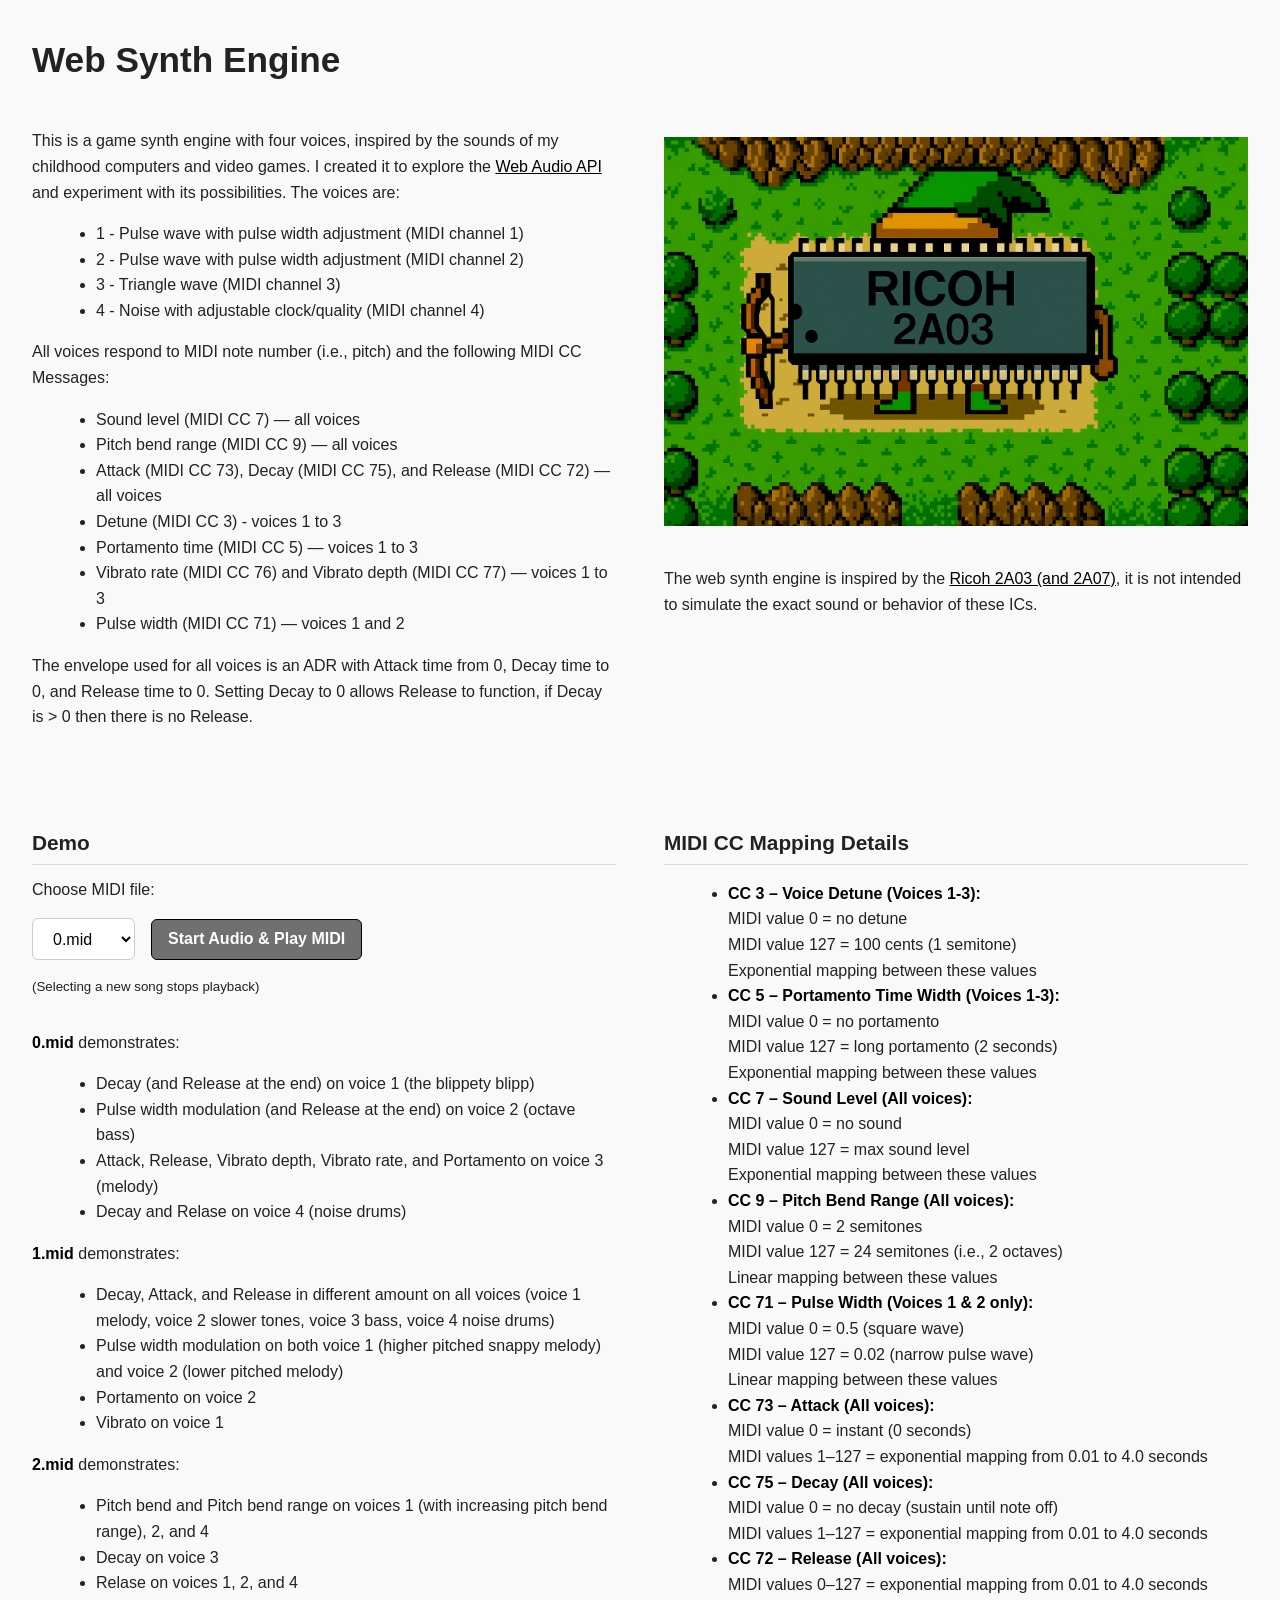
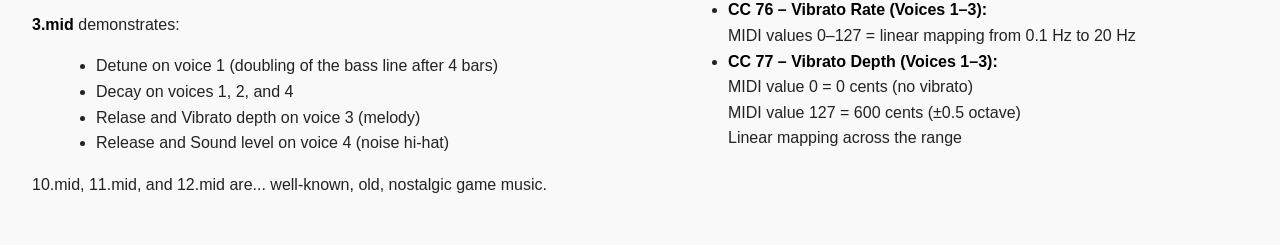
<file: index.html>
<!DOCTYPE html>
<html lang="en">
<head>
  <meta charset="UTF-8">
  <link rel="stylesheet" href="style.css">
  <script type="module" src="main.js"></script>
  <title>Web Synth Engine</title>
</head>
<body>
  <div class="top-section">
    <div class="top-header">
      <h1>Web Synth Engine</h1>
    </div>
    <div class="top-content">

      <div class="top-left">

        <p>This is a game synth engine with four voices, inspired by the sounds of my childhood computers and video games. 
        I created it to explore the <a href="https://developer.mozilla.org/en-US/docs/Web/API/Web_Audio_API">Web Audio API</a> and experiment with its possibilities.
        The voices are:</p>

        <ul>
          <li>1 - Pulse wave with pulse width adjustment (MIDI channel 1)</li>
          <li>2 - Pulse wave with pulse width adjustment (MIDI channel 2)</li>
          <li>3 - Triangle wave (MIDI channel 3)</li>
          <li>4 - Noise with adjustable clock/quality (MIDI channel 4)</li>
        </ul>

        <p>All voices respond to MIDI note number (i.e., pitch) and the following MIDI CC Messages:</p>
        <ul>
          <li>Sound level (MIDI CC 7) — all voices</li>
          <li>Pitch bend range (MIDI CC 9) — all voices</li>
          <li>Attack (MIDI CC 73), Decay (MIDI CC 75), and Release (MIDI CC 72) — all voices</li>
          <li>Detune (MIDI CC 3) - voices 1 to 3</li>
          <li>Portamento time (MIDI CC 5) — voices 1 to 3</li>
          <li>Vibrato rate (MIDI CC 76) and Vibrato depth (MIDI CC 77) — voices 1 to 3</li>
          <li>Pulse width (MIDI CC 71) — voices 1 and 2</li>
        </ul>
        <p>The envelope used for all voices is an ADR with Attack time from 0, Decay time to 0, and Release time to 0. Setting Decay to 0 allows Release to function, if Decay is > 0 then there is no Release. </p>
      </div>

      <div class="top-right">
        <div class="slideshow-container">
          <img class="slide active" id="slideA">
          <img class="slide" id="slideB">
        </div>
        <p>The web synth engine is inspired by the <a href="https://en.wikipedia.org/wiki/Ricoh_2A03">Ricoh 2A03 (and 2A07)</a>, it is not intended to simulate the exact sound or behavior of these ICs.</p>
      </div>

    </div>
  </div>

  <div class="bottom-section">

    <div class="bottom-left">
      <h2>Demo</h2>
        <div class="controls">
          <label for="midiSelect">Choose MIDI file:</label>
          <div class="dropdown-button">
            <select id="midiSelect">
              <option value="midi/0.mid">0.mid</option>
              <option value="midi/1.mid">1.mid</option>
              <option value="midi/2.mid">2.mid</option>
              <option value="midi/3.mid">3.mid</option>
              <option value="midi/10.mid">10.mid</option>
              <option value="midi/11.mid">11.mid</option>
              <option value="midi/12.mid">12.mid</option>
            </select>
            <button id="startBtn">Start Audio & Play MIDI</button>
          </div>
          <small>(Selecting a new song stops playback)</small>
        </div>

        <p><strong>0.mid</strong> demonstrates:</p>
        <ul>
          <li>Decay (and Release at the end) on voice 1 (the blippety blipp)</li>
          <li>Pulse width modulation (and Release at the end) on voice 2 (octave bass)</li>
          <li>Attack, Release, Vibrato depth, Vibrato rate, and Portamento on voice 3 (melody)</li>
          <li>Decay and Relase on voice 4 (noise drums)</li>
        </ul>
        <p><strong>1.mid</strong> demonstrates:</p>
        <ul>
          <li>Decay, Attack, and Release in different amount on all voices (voice 1 melody, voice 2 slower tones, voice 3 bass, voice 4 noise drums)</li>
          <li>Pulse width modulation on both voice 1 (higher pitched snappy melody) and voice 2 (lower pitched melody)</li>
          <li>Portamento on voice 2</li>
          <li>Vibrato on voice 1</li>
        </ul>
        <p><strong>2.mid</strong> demonstrates:</p>
        <ul>
          <li>Pitch bend and Pitch bend range on voices 1 (with increasing pitch bend range), 2, and 4</li>
          <li>Decay on voice 3</li>
          <li>Relase on voices 1, 2, and 4</li>
        </ul>
        <p><strong>3.mid</strong> demonstrates:</p>
        <ul>
          <li>Detune on voice 1 (doubling of the bass line after 4 bars)</li>
          <li>Decay on voices 1, 2, and 4</li>
          <li>Relase and Vibrato depth on voice 3 (melody)</li>
          <li>Release and Sound level on voice 4 (noise hi-hat)</li>
        </ul>

        <p>10.mid, 11.mid, and 12.mid are... well-known, old, nostalgic game music.</p>
    </div>

    <div class="bottom-right">
      <h2>MIDI CC Mapping Details</h2>
        <ul>
          <li>
            <strong>CC 3 – Voice Detune (Voices 1-3):</strong><br>
            MIDI value 0 = no detune<br>
            MIDI value 127 = 100 cents (1 semitone)<br>
            Exponential mapping between these values
          </li>

          <li>
            <strong>CC 5 – Portamento Time Width (Voices 1-3):</strong><br>
            MIDI value 0 = no portamento<br>
            MIDI value 127 = long portamento (2 seconds)<br>
            Exponential mapping between these values
          </li>

          <li>
            <strong>CC 7 – Sound Level (All voices):</strong><br>
            MIDI value 0 = no sound<br>
            MIDI value 127 = max sound level<br>
            Exponential mapping between these values
          </li>

          <li>
            <strong>CC 9 – Pitch Bend Range (All voices):</strong><br>
            MIDI value 0 = 2 semitones<br>
            MIDI value 127 = 24 semitones (i.e., 2 octaves)<br>
            Linear mapping between these values
          </li>

          <li>
            <strong>CC 71 – Pulse Width (Voices 1 & 2 only):</strong><br>
            MIDI value 0 = 0.5 (square wave)<br>
            MIDI value 127 = 0.02 (narrow pulse wave)<br>
            Linear mapping between these values
          </li>

          <li>
            <strong>CC 73 – Attack (All voices):</strong><br>
            MIDI value 0 = instant (0 seconds)<br>
            MIDI values 1–127 = exponential mapping from 0.01 to 4.0 seconds
          </li>

          <li>
            <strong>CC 75 – Decay (All voices):</strong><br>
            MIDI value 0 = no decay (sustain until note off)<br>
            MIDI values 1–127 = exponential mapping from 0.01 to 4.0 seconds
          </li>

          <li>
            <strong>CC 72 – Release (All voices):</strong><br>
            MIDI values 0–127 = exponential mapping from 0.01 to 4.0 seconds
          </li>

          <li>
            <strong>CC 76 – Vibrato Rate (Voices 1–3):</strong><br>
            MIDI values 0–127 = linear mapping from 0.1 Hz to 20 Hz
          </li>

          <li>
            <strong>CC 77 – Vibrato Depth (Voices 1–3):</strong><br>
            MIDI value 0 = 0 cents (no vibrato)<br>
            MIDI value 127 = 600 cents (±0.5 octave)<br>
            Linear mapping across the range
          </li>
        </ul>
    </div>

  </div>

</body>

</html>
</file>
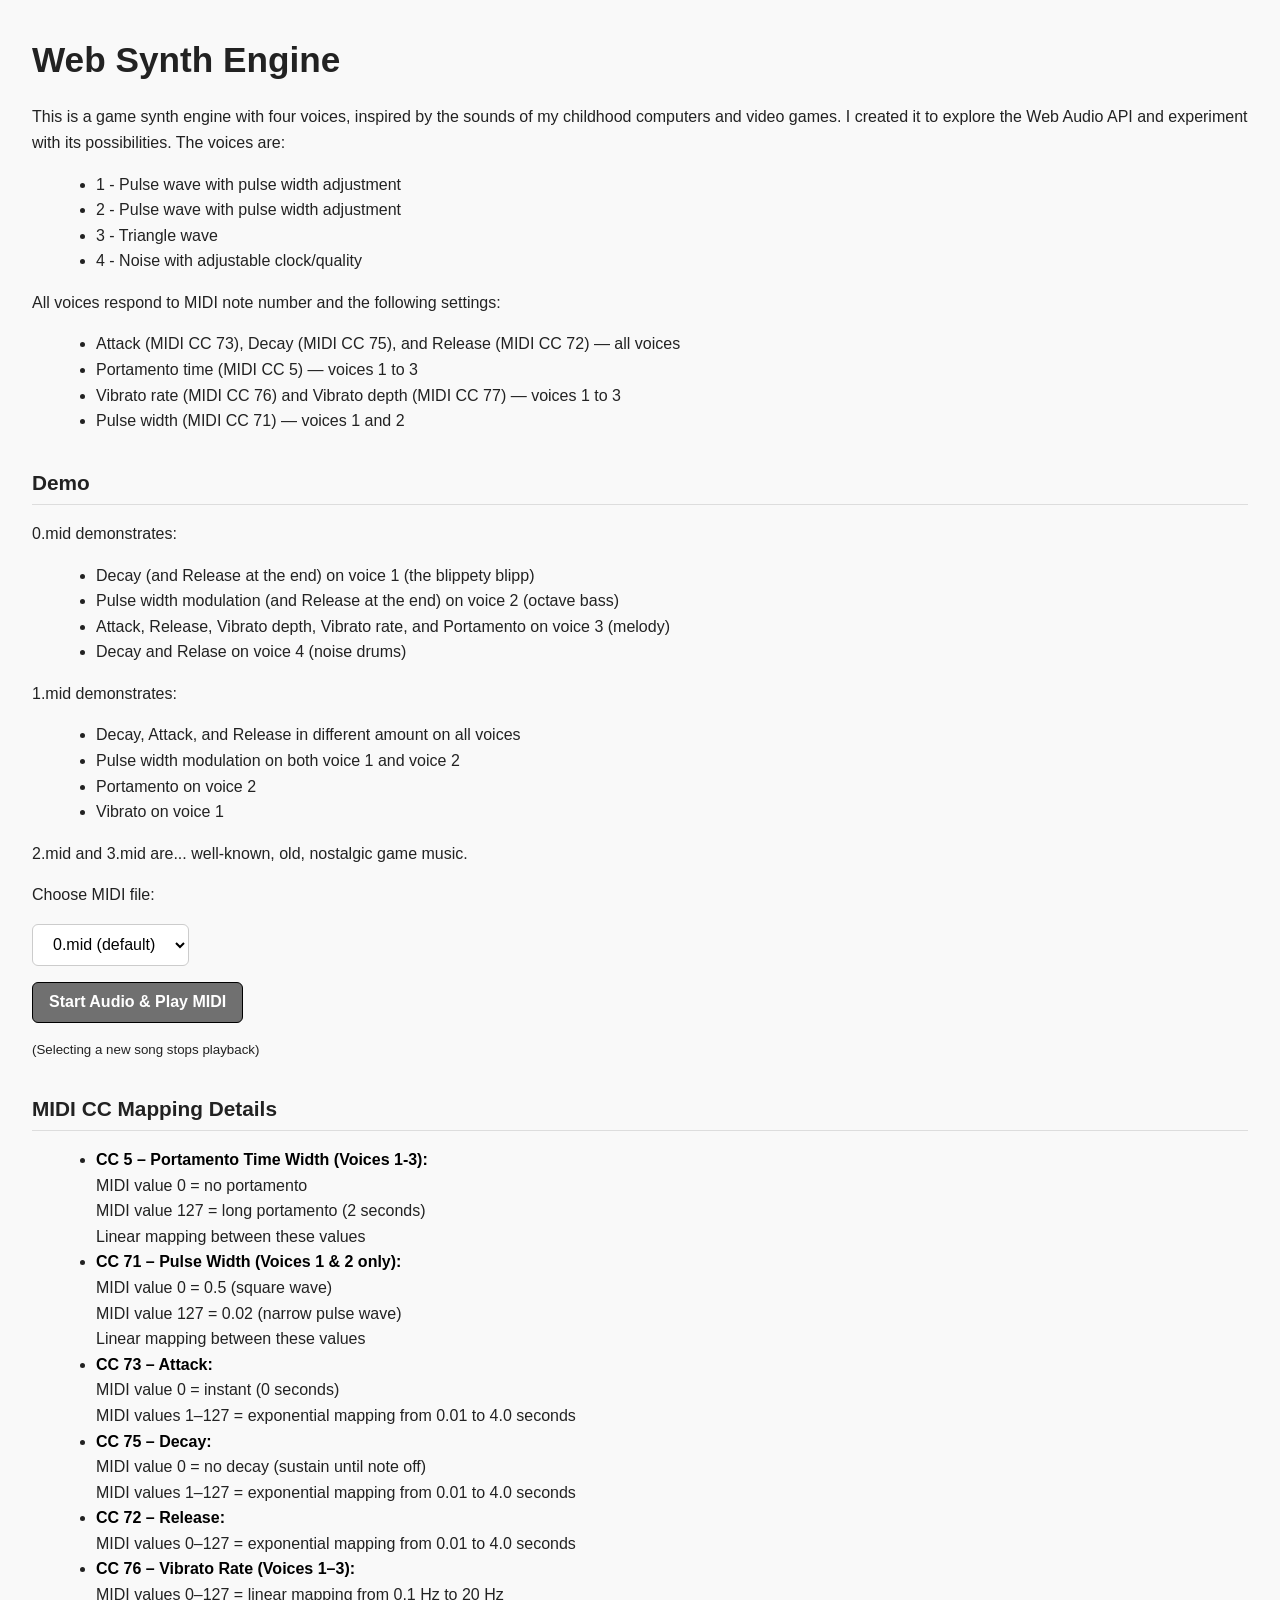
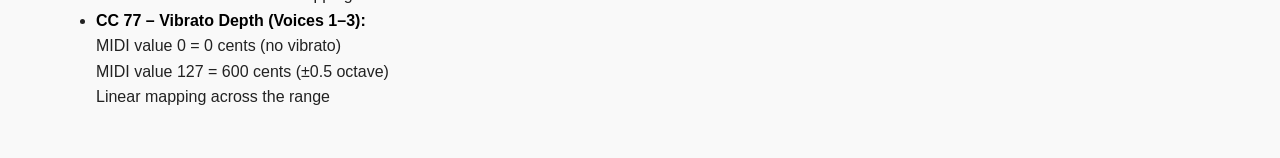
<file: music.html>
<!DOCTYPE html>
<html lang="en">
<head>
  <meta charset="UTF-8">
  <link rel="stylesheet" href="style.css">
  <script type="module" src="main.js"></script>
  <title>Web Synth Engine</title>
</head>
<body>

  <h1>Web Synth Engine</h1>
    <p>This is a game synth engine with four voices, inspired by the sounds of my childhood computers and video games. 
  I created it to explore the Web Audio API and experiment with its possibilities.
      The voices are:</p>
    <ul>
      <li>1 - Pulse wave with pulse width adjustment</li>
      <li>2 - Pulse wave with pulse width adjustment</li>
      <li>3 - Triangle wave</li>
      <li>4 - Noise with adjustable clock/quality</li>
    </ul>

  <p>All voices respond to MIDI note number and the following settings:</p>
    <ul>
      <li>Attack (MIDI CC 73), Decay (MIDI CC 75), and Release (MIDI CC 72) — all voices</li>
      <li>Portamento time (MIDI CC 5) — voices 1 to 3</li>
      <li>Vibrato rate (MIDI CC 76) and Vibrato depth (MIDI CC 77) — voices 1 to 3</li>
      <li>Pulse width (MIDI CC 71) — voices 1 and 2</li>
    </ul>

  <h2>Demo</h2>
    <p>0.mid demonstrates:</p>
    <ul>
      <li>Decay (and Release at the end) on voice 1 (the blippety blipp)</li>
      <li>Pulse width modulation (and Release at the end) on voice 2 (octave bass)</li>
      <li>Attack, Release, Vibrato depth, Vibrato rate, and Portamento on voice 3 (melody)</li>
      <li>Decay and Relase on voice 4 (noise drums)</li>
    </ul>
    <p>1.mid demonstrates:</p>
    <ul>
      <li>Decay, Attack, and Release in different amount on all voices</li>
      <li>Pulse width modulation on both voice 1 and voice 2</li>
      <li>Portamento on voice 2</li>
      <li>Vibrato on voice 1</li>
    </ul>
    <p>2.mid and 3.mid are... well-known, old, nostalgic game music.</p>
    
    <div class="controls">
      <label for="midiSelect">Choose MIDI file:</label>
      <select id="midiSelect">
        <option value="0.mid">0.mid (default)</option>
        <option value="1.mid">1.mid</option>
        <option value="2.mid">2.mid</option>
        <option value="3.mid">3.mid</option>
      </select>

      <button id="startBtn">Start Audio & Play MIDI</button>
      <small>(Selecting a new song stops playback)</small>
    </div>

  <h2>MIDI CC Mapping Details</h2>
    <ul>
      <li>
        <strong>CC 5 – Portamento Time Width (Voices 1-3):</strong><br>
        MIDI value 0 = no portamento<br>
        MIDI value 127 = long portamento (2 seconds)<br>
        Linear mapping between these values
      </li>

      <li>
        <strong>CC 71 – Pulse Width (Voices 1 & 2 only):</strong><br>
        MIDI value 0 = 0.5 (square wave)<br>
        MIDI value 127 = 0.02 (narrow pulse wave)<br>
        Linear mapping between these values
      </li>

      <li>
        <strong>CC 73 – Attack:</strong><br>
        MIDI value 0 = instant (0 seconds)<br>
        MIDI values 1–127 = exponential mapping from 0.01 to 4.0 seconds
      </li>

      <li>
        <strong>CC 75 – Decay:</strong><br>
        MIDI value 0 = no decay (sustain until note off)<br>
        MIDI values 1–127 = exponential mapping from 0.01 to 4.0 seconds
      </li>

      <li>
        <strong>CC 72 – Release:</strong><br>
        MIDI values 0–127 = exponential mapping from 0.01 to 4.0 seconds
      </li>

      <li>
        <strong>CC 76 – Vibrato Rate (Voices 1–3):</strong><br>
        MIDI values 0–127 = linear mapping from 0.1 Hz to 20 Hz
      </li>

      <li>
        <strong>CC 77 – Vibrato Depth (Voices 1–3):</strong><br>
        MIDI value 0 = 0 cents (no vibrato)<br>
        MIDI value 127 = 600 cents (±0.5 octave)<br>
        Linear mapping across the range
      </li>
    </ul>

</body>
</html>
</file>
<file: style.css>
/* ===== Base ===== */
body {
  font-family: 'Segoe UI', sans-serif;
  background-color: #f9f9f9;
  color: #222;
  margin: 0;
  padding: 2rem;
  line-height: 1.6;
}

/* ===== Typography ===== */
h1 {
  font-size: 2.2rem;
  font-weight: 700;
  margin: 0;
}

h2 {
  font-size: 1.3rem;
  font-weight: 600;
  border-bottom: 1px solid #ddd;
  padding-bottom: 0.3rem;
  margin-top: 2rem;
  margin-bottom: 0.75rem;
}

p, ul {
  margin-bottom: 1rem;
}

ul {
  margin-left: 1.5rem;
}

strong {
  font-weight: 600;
  color: #000;
}

/* ===== Links ===== */
a,
a:visited {
  color: #000;
  text-decoration: underline;
  transition: color 0.2s ease;
}

a:hover {
  color: #bfbfbf;
}

/* ===== Top Section ===== */
.top-section {
  margin-bottom: 3rem;
}

.top-header {
  margin-bottom: 1.5rem;
}

.top-content {
  display: grid;
  grid-template-columns: 1fr 1fr;
  gap: 3rem;
  align-items: start;
}

.top-left {
  max-width: 700px;
}

.top-right {
  display: flex;
  flex-direction: column; 
  justify-content: flex-start;
  align-items: flex-start;
  max-width: 650px;
  width: 100%;
}

/* ===== Slideshow ===== */
.slideshow-container {
  position: relative;
  width: 100%;
  max-width: none;
  aspect-ratio: 4 / 3;
  overflow: hidden;
  border-radius: 10px;
}

.slide {
  position: absolute;
  inset: 0;

  width: 100%;
  height: 100%;
  object-fit: contain;
  object-position: left center;

  opacity: 0;
  z-index: 1;

  transition: opacity 5s ease-in-out;
}

.slide.active {
  opacity: 1;
  z-index: 2;
}

/* ===== Bottom Section ===== */
.bottom-section {
  display: grid;
  grid-template-columns: 1fr 1fr;
  gap: 3rem;
  align-items: start;
}

.bottom-left {
  max-width: 700px;
}

.bottom-right {
  display: block;
}

/* ===== Controls ===== */
.controls {
  display: flex;
  flex-direction: column;
  gap: 1rem;
  margin-bottom: 2rem;
  align-items: flex-start;
}

select,
button {
  padding: 0.65rem 1rem;
  font-size: 1rem;
  border-radius: 6px;
  border: 1px solid #ccc;
  background-color: #fff;
  cursor: pointer;
  box-sizing: border-box;
  transition: all 0.2s ease;
}

select {
  padding: 0.65rem 1rem;
  font-size: 1rem;
  border-radius: 6px;
  border: 1px solid #ccc;
  background-color: #fff;
  cursor: pointer;
  box-sizing: border-box;
  transition: all 0.2s ease;
  outline: none;
}

select:focus {
  background-color: #fff;
  border-color: #ccc;
  box-shadow: none;
}

button {
  background-color: #707070;
  color: #fff;
  border: 1px solid #000;
  font-weight: 600;
}

button:hover:not(:disabled) {
  background-color: #525252;
  color: #c2c2c2;
}

button:disabled {
  background-color: #aaa;
  color: #c2c2c2;
  cursor: not-allowed;
}

.dropdown-button {
  display: flex;
  flex-direction: row;
  gap: 1rem;
  align-items: center;
}

/* ===== Sections ===== */
section {
  padding: 1rem 0;
}

/* ===== Responsive ===== */
@media (max-width: 900px) {
  .top-content,
  .bottom-section {
    grid-template-columns: 1fr;
  }

  .top-right {
    justify-content: flex-start;
  }

  .slideshow-container {
    max-width: 100%;
  }
}

@media (max-width: 500px) {
  body {
    padding: 1.2rem;
  }

  h1 {
    font-size: 1.7rem;
  }

  h2 {
    font-size: 1.1rem;
  }

  select,
  button {
    font-size: 0.95rem;
  }
}
</file>
